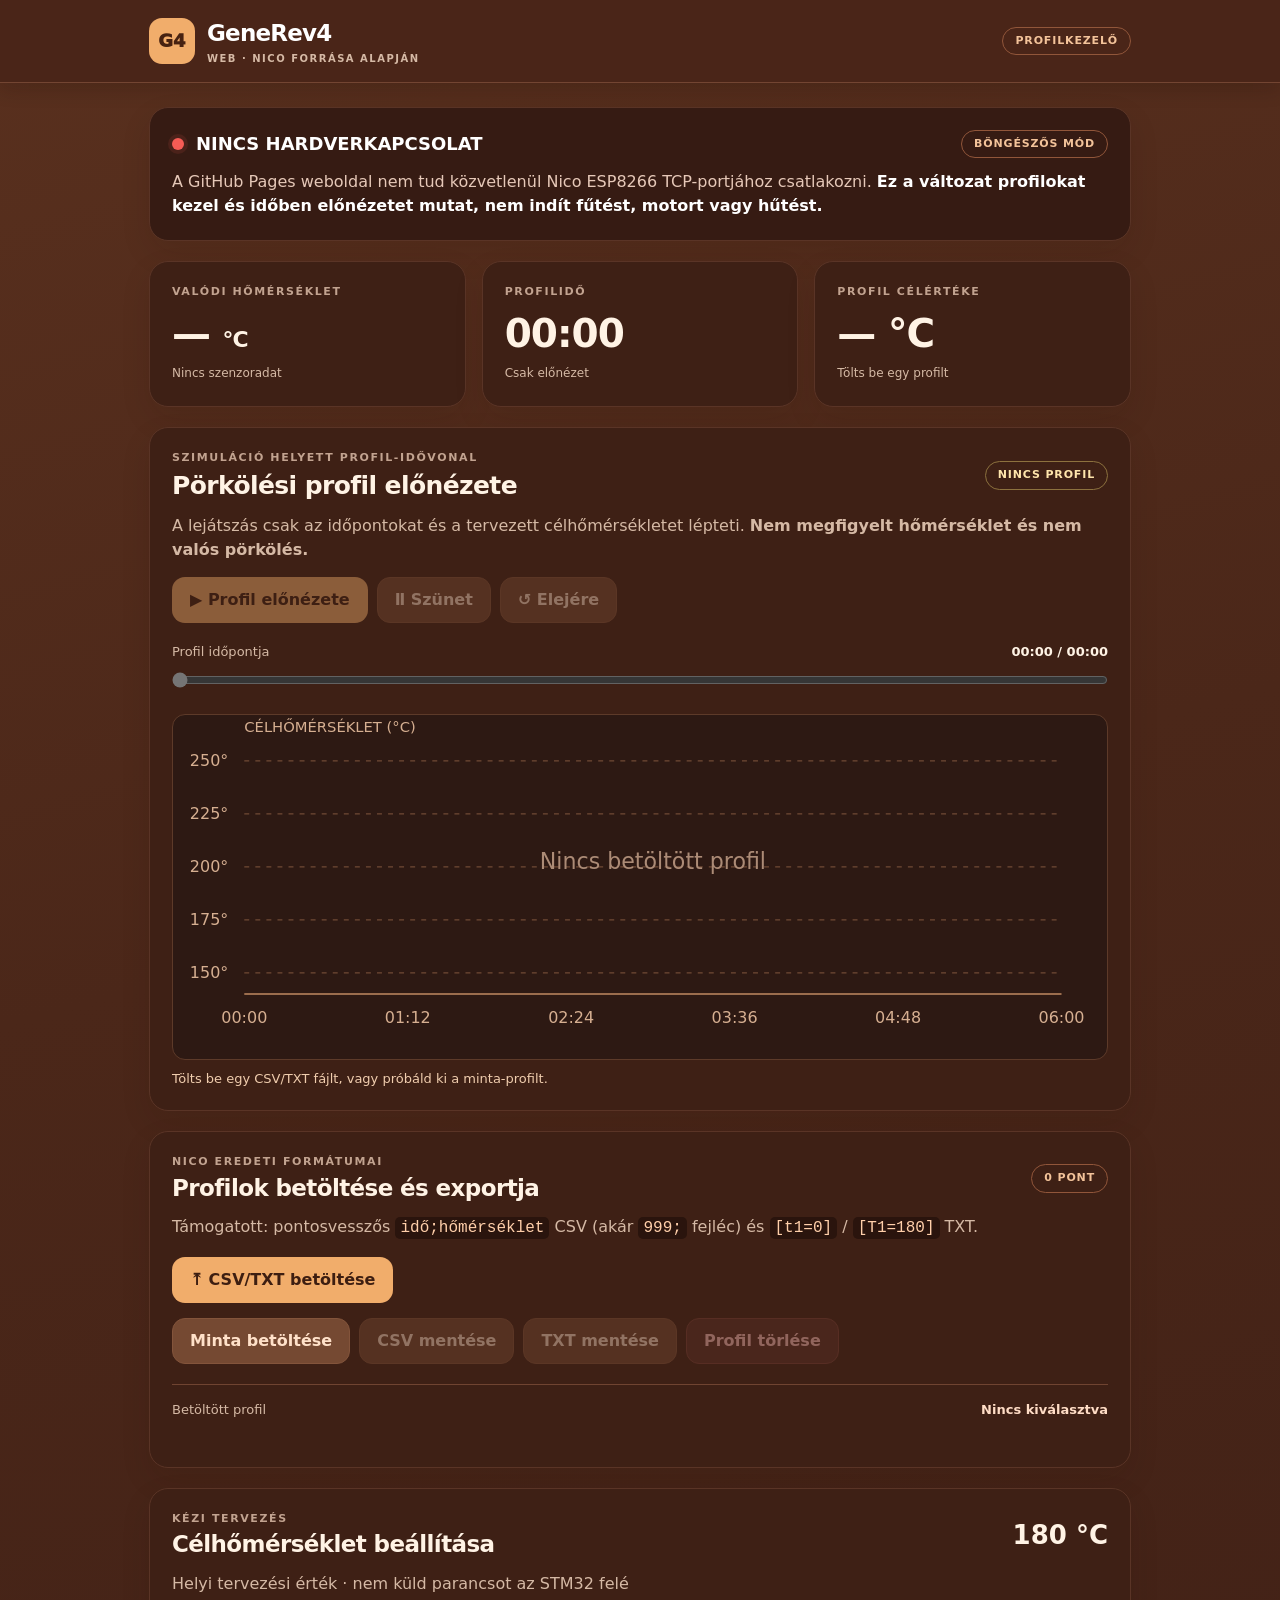
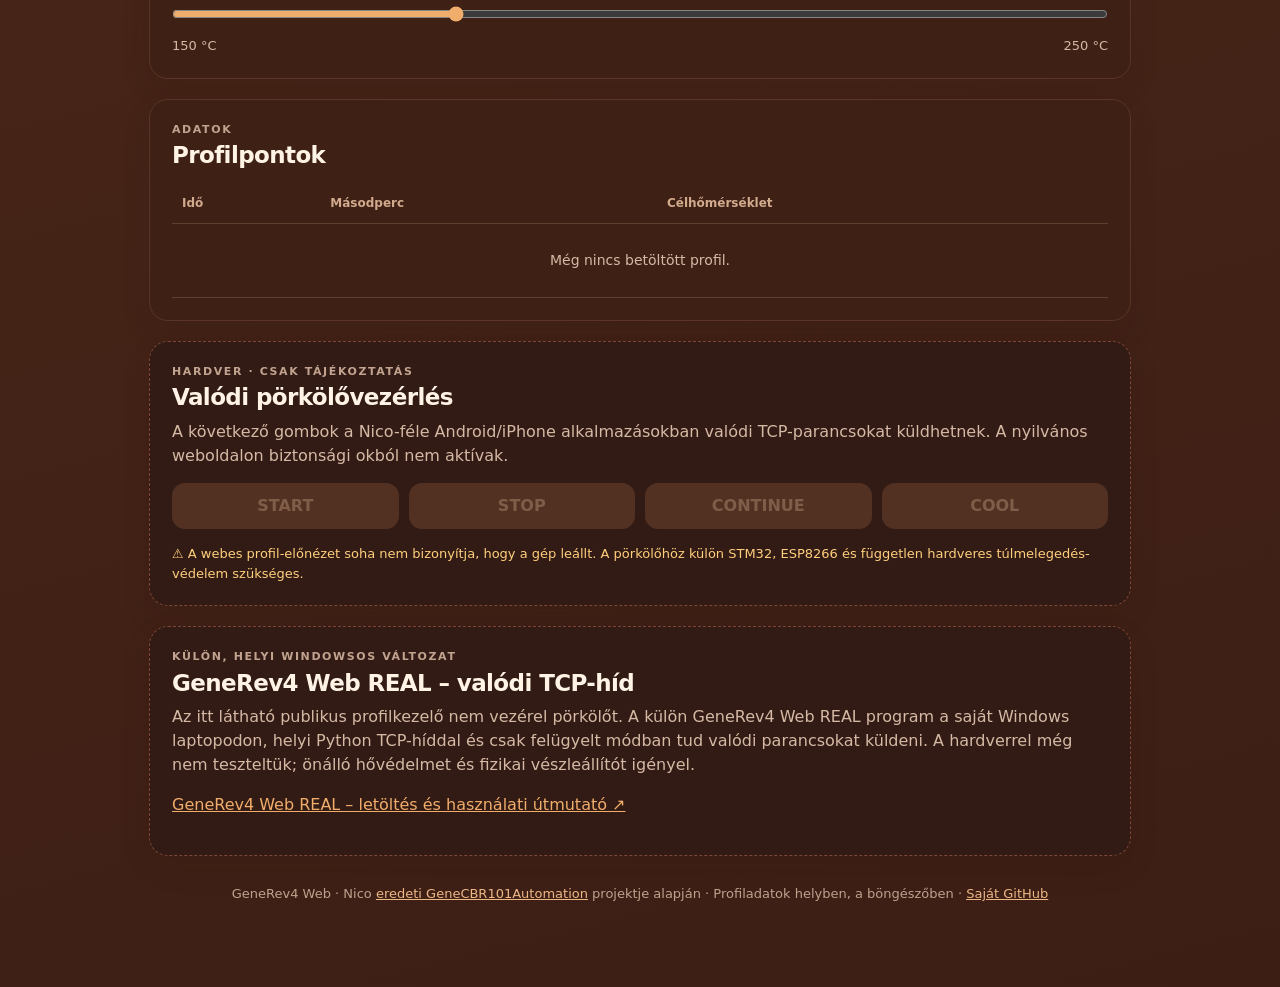
<file: web/index.html>
<!doctype html>
<html lang="hu">
<head>
  <meta charset="utf-8">
  <meta name="viewport" content="width=device-width, initial-scale=1, viewport-fit=cover">
  <meta name="theme-color" content="#542c1c">
  <meta name="description" content="GeneRev4 böngészős profilkezelő Nico Gene Café CBR-101 projektjéhez. Hardverfüggetlen profil-előnézet, nem pörkölővezérlés.">
  <meta name="color-scheme" content="dark">
  <link rel="icon" type="image/svg+xml" href="./icon.svg">
  <link rel="manifest" href="./manifest.webmanifest">
  <link rel="stylesheet" href="./style.css">
  <title>GeneRev4 Web – profilok</title>
</head>
<body>
<header class="top">
  <div class="top-inner">
    <a class="brand" href="./" aria-label="GeneRev4 kezdőlap"><span class="brand-icon">G4</span><span><b>GeneRev4</b><small>WEB · NICO FORRÁSA ALAPJÁN</small></span></a>
    <span class="top-tag">PROFILKEZELŐ</span>
  </div>
</header>
<main class="shell">
  <section class="notice" aria-label="Kapcsolati állapot">
    <div class="notice-line"><span class="signal" aria-hidden="true"></span><strong>NINCS HARDVERKAPCSOLAT</strong><span class="tag">BÖNGÉSZŐS MÓD</span></div>
    <p>A GitHub Pages weboldal nem tud közvetlenül Nico ESP8266 TCP-portjához csatlakozni. <strong>Ez a változat profilokat kezel és időben előnézetet mutat, nem indít fűtést, motort vagy hűtést.</strong></p>
  </section>

  <section class="metrics" aria-label="Fő értékek">
    <div class="metric"><span class="eyebrow">VALÓDI HŐMÉRSÉKLET</span><div class="metric-value">— <span>°C</span></div><small>Nincs szenzoradat</small></div>
    <div class="metric"><span class="eyebrow">PROFILIDŐ</span><div class="metric-value" id="clock">00:00</div><small>Csak előnézet</small></div>
    <div class="metric"><span class="eyebrow">PROFIL CÉLÉRTÉKE</span><div class="metric-value" id="profileTarget">— <span>°C</span></div><small id="targetDetail">Tölts be egy profilt</small></div>
  </section>

  <section class="panel preview-panel" aria-labelledby="previewTitle">
    <div class="section-head"><div><span class="eyebrow">SZIMULÁCIÓ HELYETT PROFIL-IDŐVONAL</span><h1 id="previewTitle">Pörkölési profil előnézete</h1></div><span class="tag amber" id="previewState">NINCS PROFIL</span></div>
    <p class="muted">A lejátszás csak az időpontokat és a tervezett célhőmérsékletet lépteti. <strong>Nem megfigyelt hőmérséklet és nem valós pörkölés.</strong></p>
    <div class="actions">
      <button id="play" class="primary" disabled>▶ Profil előnézete</button>
      <button id="pause" class="secondary" disabled>Ⅱ Szünet</button>
      <button id="reset" class="secondary" disabled>↺ Elejére</button>
    </div>
    <div class="seek-head"><label for="seek">Profil időpontja</label><b id="seekLabel">00:00 / 00:00</b></div>
    <input id="seek" type="range" min="0" max="1" step="1" value="0" disabled>
    <div class="chart-wrap"><svg id="chart" viewBox="0 0 760 280" role="img" aria-label="A betöltött profil tervezett célhőmérsékletének lépcsős grafikonja"></svg></div>
    <p class="chart-note" id="chartNote" aria-live="polite">Tölts be egy CSV/TXT fájlt, vagy próbáld ki a minta-profilt.</p>
  </section>

  <section class="panel" aria-labelledby="importTitle">
    <div class="section-head"><div><span class="eyebrow">NICO EREDETI FORMÁTUMAI</span><h2 id="importTitle">Profilok betöltése és exportja</h2></div><span class="tag" id="pointCount">0 PONT</span></div>
    <p class="muted">Támogatott: pontosvesszős <code>idő;hőmérséklet</code> CSV (akár <code>999;</code> fejléc) és <code>[t1=0]</code> / <code>[T1=180]</code> TXT.</p>
    <div class="file-row"><label class="primary file-button" for="upload">⤒ CSV/TXT betöltése</label><input id="upload" type="file" accept=".csv,.txt,text/plain,text/csv"></div>
    <div class="actions">
      <button id="example" class="secondary">Minta betöltése</button>
      <button id="exportCsv" class="secondary" disabled>CSV mentése</button>
      <button id="exportTxt" class="secondary" disabled>TXT mentése</button>
      <button id="clear" class="danger" disabled>Profil törlése</button>
    </div>
    <div class="file-summary"><span>Betöltött profil</span><strong id="fileName">Nincs kiválasztva</strong></div>
    <p id="message" class="feedback" role="status" aria-live="polite"></p>
  </section>

  <section class="panel" aria-labelledby="planTitle">
    <div class="section-head"><div><span class="eyebrow">KÉZI TERVEZÉS</span><h2 id="planTitle">Célhőmérséklet beállítása</h2></div><strong class="big-target"><span id="manualValue">180</span> °C</strong></div>
    <label for="manualTarget" class="muted">Helyi tervezési érték · nem küld parancsot az STM32 felé</label>
    <input id="manualTarget" type="range" min="150" max="250" step="1" value="180">
    <div class="range-end"><span>150 °C</span><span>250 °C</span></div>
  </section>

  <section class="panel" aria-labelledby="pointsTitle">
    <div class="section-head"><div><span class="eyebrow">ADATOK</span><h2 id="pointsTitle">Profilpontok</h2></div></div>
    <div class="table-scroll"><table><thead><tr><th>Idő</th><th>Másodperc</th><th>Célhőmérséklet</th></tr></thead><tbody id="pointsBody"><tr><td colspan="3" class="empty">Még nincs betöltött profil.</td></tr></tbody></table></div>
  </section>

  <section class="panel hardware" aria-labelledby="hardwareTitle">
    <span class="eyebrow">HARDVER · CSAK TÁJÉKOZTATÁS</span>
    <h2 id="hardwareTitle">Valódi pörkölővezérlés</h2>
    <p class="muted">A következő gombok a Nico-féle Android/iPhone alkalmazásokban valódi TCP-parancsokat küldhetnek. A nyilvános weboldalon biztonsági okból nem aktívak.</p>
    <div class="hardware-buttons"><button disabled>START</button><button disabled>STOP</button><button disabled>CONTINUE</button><button disabled>COOL</button></div>
    <p class="warning">⚠ A webes profil-előnézet soha nem bizonyítja, hogy a gép leállt. A pörkölőhöz külön STM32, ESP8266 és független hardveres túlmelegedés-védelem szükséges.</p>
  </section>

  <section class="panel hardware" aria-labelledby="realLinkTitle">
    <span class="eyebrow">KÜLÖN, HELYI WINDOWSOS VÁLTOZAT</span>
    <h2 id="realLinkTitle">GeneRev4 Web REAL – valódi TCP-híd</h2>
    <p class="muted">Az itt látható publikus profilkezelő nem vezérel pörkölőt. A külön GeneRev4 Web REAL program a saját Windows laptopodon, helyi Python TCP-híddal és csak felügyelt módban tud valódi parancsokat küldeni. A hardverrel még nem teszteltük; önálló hővédelmet és fizikai vészleállítót igényel.</p>
    <p><a href="https://github.com/r32rz782z82ze/GeneRev4-Web/tree/main/real" target="_blank" rel="noopener noreferrer">GeneRev4 Web REAL – letöltés és használati útmutató ↗</a></p>
  </section>
  <footer>GeneRev4 Web · Nico <a href="https://github.com/nekowokaburu/GeneCBR101Automation" target="_blank" rel="noopener noreferrer">eredeti GeneCBR101Automation</a> projektje alapján · Profiladatok helyben, a böngészőben · <a href="https://github.com/r32rz782z82ze/GeneRev4-iPhone" target="_blank" rel="noopener noreferrer">Saját GitHub</a></footer>
</main>
<script type="module" src="./app.js"></script>
</body>
</html>
</file>
<file: web/style.css>
:root{--bg:#542c1c;--deep:#361b13;--panel:#3e2015;--line:#784630;--cream:#fff3e5;--muted:#d5b9a5;--orange:#f1ad6b;--orange-ink:#3d1e11;--yellow:#ffcc4c;--red:#f65c55}*{box-sizing:border-box}html{scroll-behavior:smooth}body{margin:0;background:linear-gradient(165deg,#59301e 0%,#4b2719 35%,#3c1e15 100%);color:var(--cream);font:16px/1.5 system-ui,-apple-system,BlinkMacSystemFont,"Segoe UI",sans-serif;min-height:100vh}button,input{font:inherit}button{cursor:pointer}button:disabled{cursor:not-allowed;opacity:.43}button:focus-visible,input:focus-visible,a:focus-visible{outline:3px solid #ffe1a7;outline-offset:3px}a{color:var(--orange)}.top{background:#4a2518;border-bottom:1px solid #734532;position:sticky;top:0;z-index:5;box-shadow:0 6px 18px #180b0830}.top-inner{max-width:1030px;margin:auto;padding:16px 24px;display:flex;align-items:center;justify-content:space-between;gap:12px}.brand{display:flex;align-items:center;gap:12px;color:#fff;text-decoration:none;min-width:0}.brand b{display:block;font-size:23px;letter-spacing:-.8px}.brand small{display:block;color:var(--muted);font-size:10px;letter-spacing:1.5px;font-weight:750}.brand-icon{width:46px;height:46px;display:grid;place-items:center;border-radius:13px;background:var(--orange);color:#472211;font-weight:950;font-size:18px}.top-tag,.tag{display:inline-flex;align-items:center;border-radius:999px;border:1px solid #91563a;padding:5px 12px;font-size:11px;font-weight:800;letter-spacing:.85px;color:#f3c39a;white-space:nowrap}.tag.amber{border-color:#8c713e;color:#ffe5ac}.shell{max-width:1030px;margin:0 auto;padding:24px 24px 64px;display:grid;gap:20px}.notice,.panel,.metric{background:var(--panel);border:1px solid #5a3426;border-radius:19px;padding:22px;box-shadow:0 12px 30px #21110d1c}.notice{background:#361b13}.notice-line{display:flex;align-items:center;gap:12px;flex-wrap:wrap;font-size:18px}.signal{height:12px;width:12px;border-radius:50%;background:var(--red);box-shadow:0 0 0 4px #f65c551c}.notice-line .tag{margin-left:auto}.notice p{margin:12px 0 0;color:#e6c8b8}.notice strong{color:#fff}.metrics{display:grid;grid-template-columns:repeat(3,minmax(0,1fr));gap:16px}.metric{min-height:142px}.eyebrow{font-size:11px;letter-spacing:1.6px;font-weight:800;color:#c2a390;display:block}.metric-value{font-size:39px;line-height:1.2;font-variant-numeric:tabular-nums;font-weight:850;margin:10px 0 3px;letter-spacing:-1px}.metric-value span{font-size:22px}.metric small{font-size:12px;color:var(--muted)}h1,h2,p{overflow-wrap:break-word}h1,h2{margin:3px 0 0;letter-spacing:-.6px;line-height:1.25}h1{font-size:25px}h2{font-size:23px}.section-head{display:flex;align-items:center;justify-content:space-between;gap:12px;margin-bottom:13px}.muted{color:var(--muted);margin:8px 0 15px}code{background:#2a140d;padding:2px 5px;border-radius:5px;color:#ffcfaa}button,.file-button{border:1px solid transparent;border-radius:13px;min-height:46px;padding:10px 17px;font-weight:800;transition:background .12s,transform .12s}button:not(:disabled):active,.file-button:active{transform:translateY(1px)}.primary{background:var(--orange);color:var(--orange-ink)}.primary:hover:not(:disabled),.file-button:hover{background:#ffd09a}.secondary{color:#ffe1c9;background:#754932;border-color:#83543b}.secondary:hover:not(:disabled){background:#89593e}.danger{color:#ffc0bc;background:#5b3027;border-color:#784037}.actions{display:flex;gap:9px;flex-wrap:wrap}.seek-head,.range-end{display:flex;justify-content:space-between;gap:12px;font-size:13px;color:var(--muted);margin-top:19px}.seek-head b{color:var(--cream);font-variant-numeric:tabular-nums}input[type=range]{width:100%;height:30px;accent-color:var(--orange);cursor:pointer;margin:3px 0}.chart-wrap{margin:12px 0 0;border:1px solid #5d3a29;background:#2d1913;border-radius:13px;overflow:hidden}.chart-wrap svg{width:100%;height:auto;display:block;min-height:170px}.chart-note{font-size:13px;color:#f0cdae;margin:9px 0 0}.file-row{margin:17px 0 15px}.file-button{display:inline-flex;align-items:center;justify-content:center;cursor:pointer}input[type=file]{position:absolute;width:1px;height:1px;opacity:0}.file-summary{display:flex;align-items:baseline;justify-content:space-between;gap:12px;border-top:1px solid #704431;margin-top:20px;padding-top:15px;font-size:13px;color:var(--muted)}.file-summary strong{color:#ffddc6;text-align:right;overflow-wrap:anywhere}.feedback{font-size:13px;min-height:1em;margin:12px 0 0;color:#ffd886}.feedback.error{color:#ffb2b2}.big-target{font-size:26px;font-variant-numeric:tabular-nums}.range-end{margin-top:0}.table-scroll{overflow:auto;max-height:350px}table{width:100%;border-collapse:collapse;text-align:left;font-variant-numeric:tabular-nums;font-size:14px}th,td{padding:11px 10px;border-bottom:1px solid #60402f}th{color:#d2aa8d;font-size:12px;position:sticky;top:0;background:var(--panel)}td{color:#ffeddc}.empty{text-align:center;color:var(--muted);padding:26px}.hardware{background:#321b14;border-style:dashed;border-color:#7d4636}.hardware-buttons{display:grid;grid-template-columns:repeat(4,minmax(0,1fr));gap:10px}.hardware-buttons button{background:#7c5038;color:#e5b58e}.warning{font-size:13px;color:#ffcf7d;margin:15px 0 0}footer{text-align:center;color:#bfa18d;font-size:13px;margin-top:4px;padding:4px 0 20px}footer a{color:#edb786}@media(max-width:700px){.top-inner{padding:13px 16px}.shell{padding:17px 13px 44px;gap:13px}.notice,.panel,.metric{padding:17px;border-radius:16px}.metrics{gap:8px}.metric{padding:13px;min-height:111px}.metric-value{font-size:26px}.metric-value span{font-size:14px}.metric small,.eyebrow{font-size:10px}.metric .eyebrow{letter-spacing:.5px}.top-tag{display:none}.section-head{align-items:flex-start}h1,h2{font-size:21px}.notice-line{font-size:15px}.notice-line .tag{margin-left:0}.actions button{flex:1 1 auto}.hardware-buttons{grid-template-columns:repeat(2,1fr)}.file-summary{display:block}.file-summary strong{display:block;text-align:left}.big-target{font-size:23px}}@media(prefers-reduced-motion:reduce){*{scroll-behavior:auto!important;transition:none!important}}
</file>
